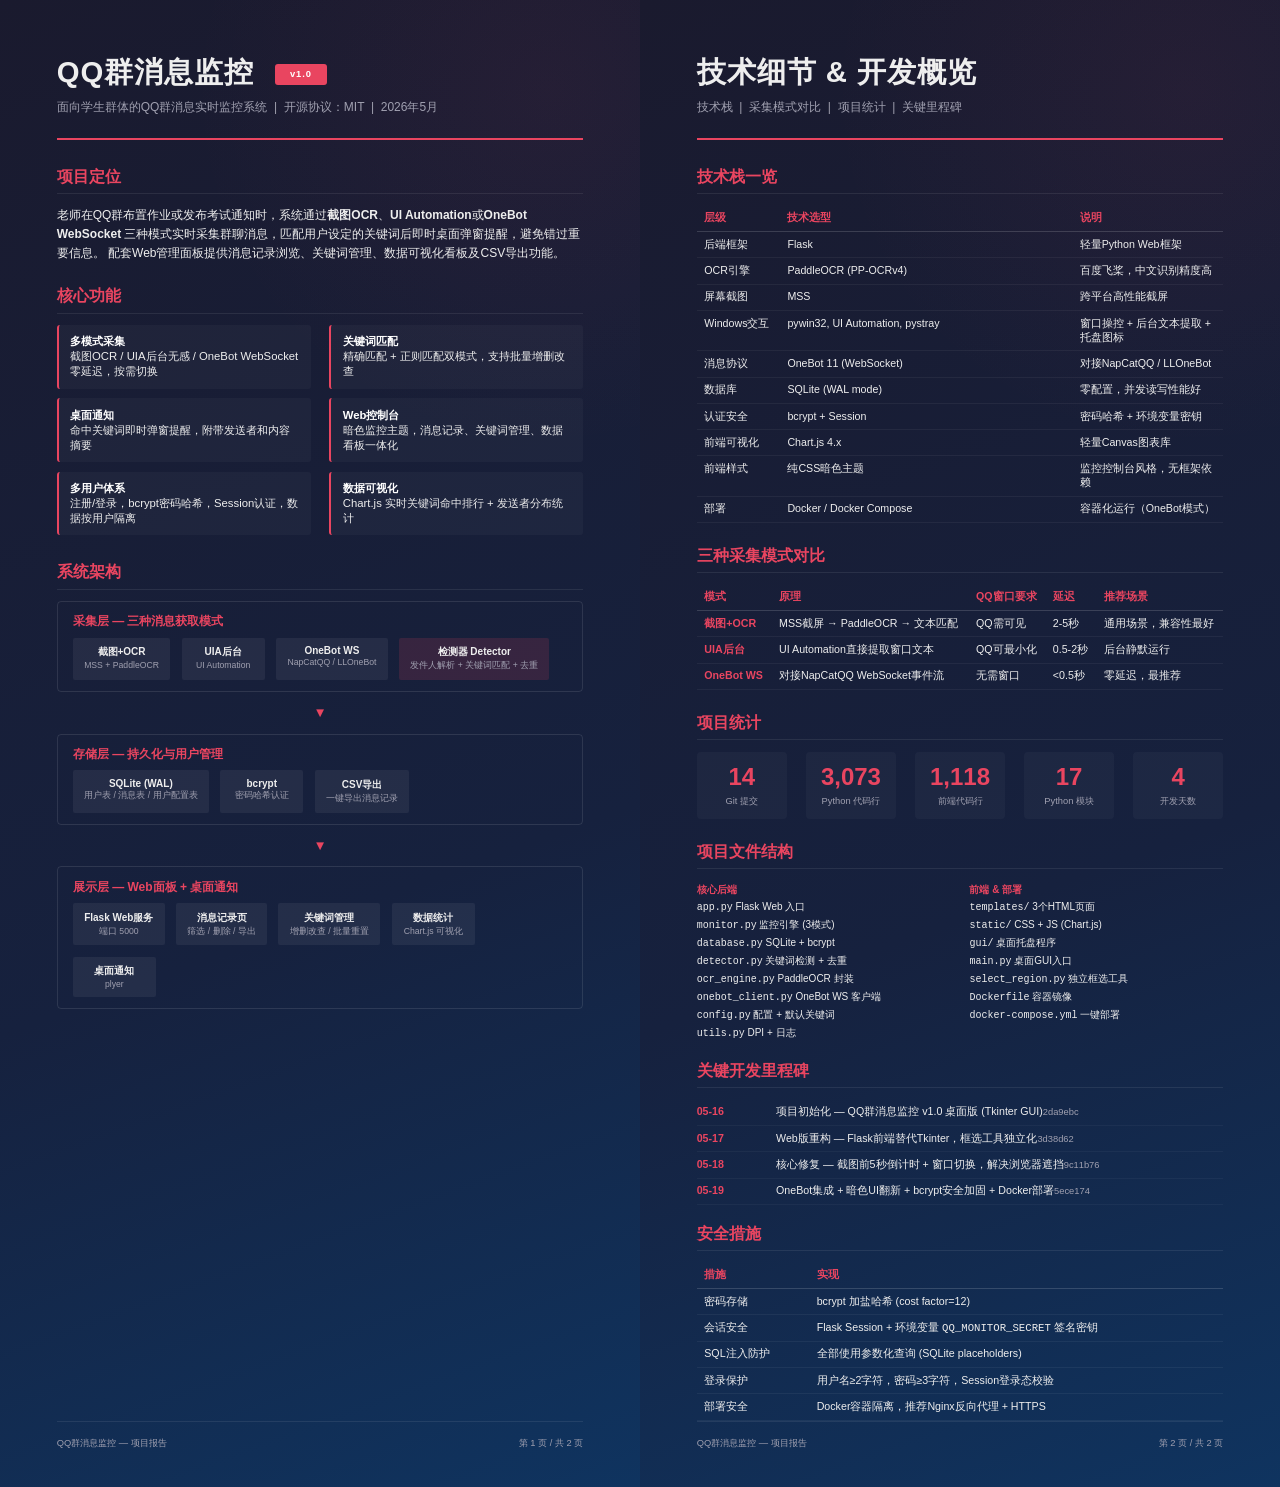
<file: project-report.html>
<!DOCTYPE html>
<html lang="zh-CN">
<head>
<meta charset="UTF-8">
<title>QQ群消息监控 — 项目报告</title>
<style>
  :root { --c1: #1a1a2e; --c2: #16213e; --c3: #0f3460; --accent: #e94560; --text: #eee; --muted: #a0a0b0; }

  * { margin: 0; padding: 0; box-sizing: border-box; }

  body {
    font-family: "Microsoft YaHei", "PingFang SC", "Helvetica Neue", sans-serif;
    background: #0d0d0d;
    color: var(--text);
    display: flex; justify-content: center;
  }

  .page {
    width: 210mm; min-height: 297mm;
    background: linear-gradient(160deg, var(--c1) 0%, var(--c2) 60%, var(--c3) 100%);
    padding: 14mm 15mm 12mm 15mm;
    page-break-after: always;
    display: flex; flex-direction: column;
    position: relative; overflow: hidden;
  }
  .page:last-child { page-break-after: auto; }

  /* decorative corner */
  .page::after {
    content: ""; position: absolute; top: 0; right: 0;
    width: 120mm; height: 120mm;
    background: radial-gradient(circle at 80% 20%, rgba(233,69,96,0.06) 0%, transparent 70%);
    pointer-events: none;
  }

  header { border-bottom: 2px solid var(--accent); padding-bottom: 6mm; margin-bottom: 7mm; position: relative; z-index: 1; }
  header h1 { font-size: 22pt; font-weight: 800; letter-spacing: 1px; }
  header .sub { color: var(--muted); font-size: 9pt; margin-top: 1.5mm; }
  header .badge { display: inline-block; background: var(--accent); color: #fff; font-size: 7pt; padding: 1.5mm 4mm; border-radius: 3px; margin-left: 3mm; vertical-align: middle; }

  h2 { font-size: 12pt; color: var(--accent); margin-bottom: 3mm; padding-bottom: 1.5mm; border-bottom: 1px solid rgba(255,255,255,.08); }
  h3 { font-size: 10pt; margin: 3mm 0 2mm 0; color: #ccc; }

  .features { display: grid; grid-template-columns: 1fr 1fr; gap: 2.5mm 5mm; margin-bottom: 7mm; position: relative; z-index: 1; }
  .feature { font-size: 8.5pt; padding: 2.5mm 3mm; background: rgba(255,255,255,.03); border-radius: 3px; border-left: 2px solid var(--accent); }
  .feature strong { color: #fff; }

  .arch { position: relative; z-index: 1; flex: 1; }
  .arch-layers { display: flex; flex-direction: column; gap: 2.5mm; }
  .layer { border: 1px solid rgba(255,255,255,.1); border-radius: 4px; padding: 3mm 4mm; font-size: 8pt; }
  .layer-title { font-size: 9pt; font-weight: 700; color: var(--accent); margin-bottom: 2mm; }
  .layer-boxes { display: flex; gap: 3mm; flex-wrap: wrap; }
  .layer-box { background: rgba(255,255,255,.06); padding: 2mm 3mm; border-radius: 2px; font-size: 7.5pt; text-align: center; min-width: 22mm; }
  .layer-box .box-name { font-weight: 600; }
  .layer-box .box-tech { color: var(--muted); font-size: 6.5pt; margin-top: 1mm; }
  .arrow-down { text-align: center; color: var(--accent); font-size: 10pt; margin: 1mm 0; }

  table { width: 100%; border-collapse: collapse; font-size: 8pt; position: relative; z-index: 1; }
  th { text-align: left; color: var(--accent); padding: 1.5mm 2mm; border-bottom: 1px solid rgba(255,255,255,.15); font-size: 8pt; }
  td { padding: 1.5mm 2mm; border-bottom: 1px solid rgba(255,255,255,.05); vertical-align: top; }
  tr:hover td { background: rgba(255,255,255,.02); }

  .stats { display: flex; gap: 5mm; margin-bottom: 6mm; position: relative; z-index: 1; }
  .stat-card { flex: 1; text-align: center; padding: 3mm; background: rgba(255,255,255,.03); border-radius: 4px; }
  .stat-num { font-size: 18pt; font-weight: 800; color: var(--accent); }
  .stat-label { font-size: 7pt; color: var(--muted); margin-top: 1mm; }

  .milestones { font-size: 8pt; position: relative; z-index: 1; }
  .milestone { display: flex; gap: 3mm; padding: 1.5mm 0; border-bottom: 1px solid rgba(255,255,255,.04); }
  .milestone .date { color: var(--accent); min-width: 18mm; font-weight: 600; }
  .milestone .msg { flex: 1; }
  .milestone .msg span { color: var(--muted); font-size: 7pt; }

  .footer { margin-top: auto; padding-top: 4mm; border-top: 1px solid rgba(255,255,255,.08); font-size: 7pt; color: var(--muted); position: relative; z-index: 1; display: flex; justify-content: space-between; }

  .two-col { display: grid; grid-template-columns: 1fr 1fr; gap: 5mm; position: relative; z-index: 1; }

  @media print {
    body { background: none; }
    .page {
      box-shadow: none;
      -webkit-print-color-adjust: exact;
      print-color-adjust: exact;
    }
  }

  @page { size: A4; margin: 0; }
</style>
</head>
<body>

<!-- =========================== PAGE 1 (FRONT) =========================== -->
<div class="page">

  <header>
    <h1>QQ群消息监控 <span class="badge">v1.0</span></h1>
    <div class="sub">面向学生群体的QQ群消息实时监控系统 &nbsp;|&nbsp; 开源协议：MIT &nbsp;|&nbsp; 2026年5月</div>
  </header>

  <h2>项目定位</h2>
  <p style="font-size:9pt; margin-bottom:6mm; position:relative; z-index:1; line-height:1.6;">
    老师在QQ群布置作业或发布考试通知时，系统通过<b>截图OCR</b>、<b>UI Automation</b>或<b>OneBot WebSocket</b>
    三种模式实时采集群聊消息，匹配用户设定的关键词后即时桌面弹窗提醒，避免错过重要信息。
    配套Web管理面板提供消息记录浏览、关键词管理、数据可视化看板及CSV导出功能。
  </p>

  <h2>核心功能</h2>
  <div class="features">
    <div class="feature"><strong>多模式采集</strong><br>截图OCR / UIA后台无感 / OneBot WebSocket 零延迟，按需切换</div>
    <div class="feature"><strong>关键词匹配</strong><br>精确匹配 + 正则匹配双模式，支持批量增删改查</div>
    <div class="feature"><strong>桌面通知</strong><br>命中关键词即时弹窗提醒，附带发送者和内容摘要</div>
    <div class="feature"><strong>Web控制台</strong><br>暗色监控主题，消息记录、关键词管理、数据看板一体化</div>
    <div class="feature"><strong>多用户体系</strong><br>注册/登录，bcrypt密码哈希，Session认证，数据按用户隔离</div>
    <div class="feature"><strong>数据可视化</strong><br>Chart.js 实时关键词命中排行 + 发送者分布统计</div>
  </div>

  <h2>系统架构</h2>
  <div class="arch">
    <div class="arch-layers">

      <div class="layer">
        <div class="layer-title">采集层 — 三种消息获取模式</div>
        <div class="layer-boxes">
          <div class="layer-box"><span class="box-name">截图+OCR</span><br><span class="box-tech">MSS + PaddleOCR</span></div>
          <div class="layer-box"><span class="box-name">UIA后台</span><br><span class="box-tech">UI Automation</span></div>
          <div class="layer-box"><span class="box-name">OneBot WS</span><br><span class="box-tech">NapCatQQ / LLOneBot</span></div>
          <div class="layer-box" style="background:rgba(233,69,96,.15);"><span class="box-name">检测器 Detector</span><br><span class="box-tech">发件人解析 + 关键词匹配 + 去重</span></div>
        </div>
      </div>

      <div class="arrow-down">&#x25BC;</div>

      <div class="layer">
        <div class="layer-title">存储层 — 持久化与用户管理</div>
        <div class="layer-boxes">
          <div class="layer-box"><span class="box-name">SQLite (WAL)</span><br><span class="box-tech">用户表 / 消息表 / 用户配置表</span></div>
          <div class="layer-box"><span class="box-name">bcrypt</span><br><span class="box-tech">密码哈希认证</span></div>
          <div class="layer-box"><span class="box-name">CSV导出</span><br><span class="box-tech">一键导出消息记录</span></div>
        </div>
      </div>

      <div class="arrow-down">&#x25BC;</div>

      <div class="layer">
        <div class="layer-title">展示层 — Web面板 + 桌面通知</div>
        <div class="layer-boxes">
          <div class="layer-box"><span class="box-name">Flask Web服务</span><br><span class="box-tech">端口 5000</span></div>
          <div class="layer-box"><span class="box-name">消息记录页</span><br><span class="box-tech">筛选 / 删除 / 导出</span></div>
          <div class="layer-box"><span class="box-name">关键词管理</span><br><span class="box-tech">增删改查 / 批量重置</span></div>
          <div class="layer-box"><span class="box-name">数据统计</span><br><span class="box-tech">Chart.js 可视化</span></div>
          <div class="layer-box"><span class="box-name">桌面通知</span><br><span class="box-tech">plyer</span></div>
        </div>
      </div>

    </div>
  </div>

  <div class="footer">
    <span>QQ群消息监控 — 项目报告</span>
    <span>第 1 页 / 共 2 页</span>
  </div>
</div>

<!-- =========================== PAGE 2 (BACK) =========================== -->
<div class="page">

  <header>
    <h1>技术细节 &amp; 开发概览</h1>
    <div class="sub">技术栈 &nbsp;|&nbsp; 采集模式对比 &nbsp;|&nbsp; 项目统计 &nbsp;|&nbsp; 关键里程碑</div>
  </header>

  <h2>技术栈一览</h2>
  <table style="margin-bottom:6mm;">
    <tr><th style="width:22mm;">层级</th><th>技术选型</th><th style="width:40mm;">说明</th></tr>
    <tr><td>后端框架</td><td>Flask</td><td>轻量Python Web框架</td></tr>
    <tr><td>OCR引擎</td><td>PaddleOCR (PP-OCRv4)</td><td>百度飞桨，中文识别精度高</td></tr>
    <tr><td>屏幕截图</td><td>MSS</td><td>跨平台高性能截屏</td></tr>
    <tr><td>Windows交互</td><td>pywin32, UI Automation, pystray</td><td>窗口操控 + 后台文本提取 + 托盘图标</td></tr>
    <tr><td>消息协议</td><td>OneBot 11 (WebSocket)</td><td>对接NapCatQQ / LLOneBot</td></tr>
    <tr><td>数据库</td><td>SQLite (WAL mode)</td><td>零配置，并发读写性能好</td></tr>
    <tr><td>认证安全</td><td>bcrypt + Session</td><td>密码哈希 + 环境变量密钥</td></tr>
    <tr><td>前端可视化</td><td>Chart.js 4.x</td><td>轻量Canvas图表库</td></tr>
    <tr><td>前端样式</td><td>纯CSS暗色主题</td><td>监控控制台风格，无框架依赖</td></tr>
    <tr><td>部署</td><td>Docker / Docker Compose</td><td>容器化运行（OneBot模式）</td></tr>
  </table>

  <h2>三种采集模式对比</h2>
  <table style="margin-bottom:6mm;">
    <tr><th>模式</th><th>原理</th><th>QQ窗口要求</th><th>延迟</th><th>推荐场景</th></tr>
    <tr>
      <td style="color:#e94560;font-weight:600;">截图+OCR</td>
      <td>MSS截屏 → PaddleOCR → 文本匹配</td>
      <td>QQ需可见</td>
      <td>2-5秒</td>
      <td>通用场景，兼容性最好</td>
    </tr>
    <tr>
      <td style="color:#e94560;font-weight:600;">UIA后台</td>
      <td>UI Automation直接提取窗口文本</td>
      <td>QQ可最小化</td>
      <td>0.5-2秒</td>
      <td>后台静默运行</td>
    </tr>
    <tr>
      <td style="color:#e94560;font-weight:600;">OneBot WS</td>
      <td>对接NapCatQQ WebSocket事件流</td>
      <td>无需窗口</td>
      <td>&lt;0.5秒</td>
      <td>零延迟，最推荐</td>
    </tr>
  </table>

  <h2>项目统计</h2>
  <div class="stats">
    <div class="stat-card"><div class="stat-num">14</div><div class="stat-label">Git 提交</div></div>
    <div class="stat-card"><div class="stat-num">3,073</div><div class="stat-label">Python 代码行</div></div>
    <div class="stat-card"><div class="stat-num">1,118</div><div class="stat-label">前端代码行</div></div>
    <div class="stat-card"><div class="stat-num">17</div><div class="stat-label">Python 模块</div></div>
    <div class="stat-card"><div class="stat-num">4</div><div class="stat-label">开发天数</div></div>
  </div>

  <h2>项目文件结构</h2>
  <div class="two-col" style="margin-bottom:5mm;">
    <div style="font-size:7.5pt; line-height:1.7;">
      <b style="color:var(--accent);">核心后端</b><br>
      <code>app.py</code> Flask Web 入口<br>
      <code>monitor.py</code> 监控引擎 (3模式)<br>
      <code>database.py</code> SQLite + bcrypt<br>
      <code>detector.py</code> 关键词检测 + 去重<br>
      <code>ocr_engine.py</code> PaddleOCR 封装<br>
      <code>onebot_client.py</code> OneBot WS 客户端<br>
      <code>config.py</code> 配置 + 默认关键词<br>
      <code>utils.py</code> DPI + 日志
    </div>
    <div style="font-size:7.5pt; line-height:1.7;">
      <b style="color:var(--accent);">前端 & 部署</b><br>
      <code>templates/</code> 3个HTML页面<br>
      <code>static/</code> CSS + JS (Chart.js)<br>
      <code>gui/</code> 桌面托盘程序<br>
      <code>main.py</code> 桌面GUI入口<br>
      <code>select_region.py</code> 独立框选工具<br>
      <code>Dockerfile</code> 容器镜像<br>
      <code>docker-compose.yml</code> 一键部署
    </div>
  </div>

  <h2>关键开发里程碑</h2>
  <div class="milestones">
    <div class="milestone"><div class="date">05-16</div><div class="msg">项目初始化 — QQ群消息监控 v1.0 桌面版 (Tkinter GUI)<span>2da9ebc</span></div></div>
    <div class="milestone"><div class="date">05-17</div><div class="msg">Web版重构 — Flask前端替代Tkinter，框选工具独立化<span>3d38d62</span></div></div>
    <div class="milestone"><div class="date">05-18</div><div class="msg">核心修复 — 截图前5秒倒计时 + 窗口切换，解决浏览器遮挡<span>9c11b76</span></div></div>
    <div class="milestone"><div class="date">05-19</div><div class="msg">OneBot集成 + 暗色UI翻新 + bcrypt安全加固 + Docker部署<span>5ece174</span></div></div>
  </div>

  <h2 style="margin-top:5mm;">安全措施</h2>
  <table>
    <tr><th>措施</th><th>实现</th></tr>
    <tr><td>密码存储</td><td>bcrypt 加盐哈希 (cost factor=12)</td></tr>
    <tr><td>会话安全</td><td>Flask Session + 环境变量 <code>QQ_MONITOR_SECRET</code> 签名密钥</td></tr>
    <tr><td>SQL注入防护</td><td>全部使用参数化查询 (SQLite placeholders)</td></tr>
    <tr><td>登录保护</td><td>用户名≥2字符，密码≥3字符，Session登录态校验</td></tr>
    <tr><td>部署安全</td><td>Docker容器隔离，推荐Nginx反向代理 + HTTPS</td></tr>
  </table>

  <div class="footer">
    <span>QQ群消息监控 — 项目报告</span>
    <span>第 2 页 / 共 2 页</span>
  </div>
</div>

</body>
</html>
</file>
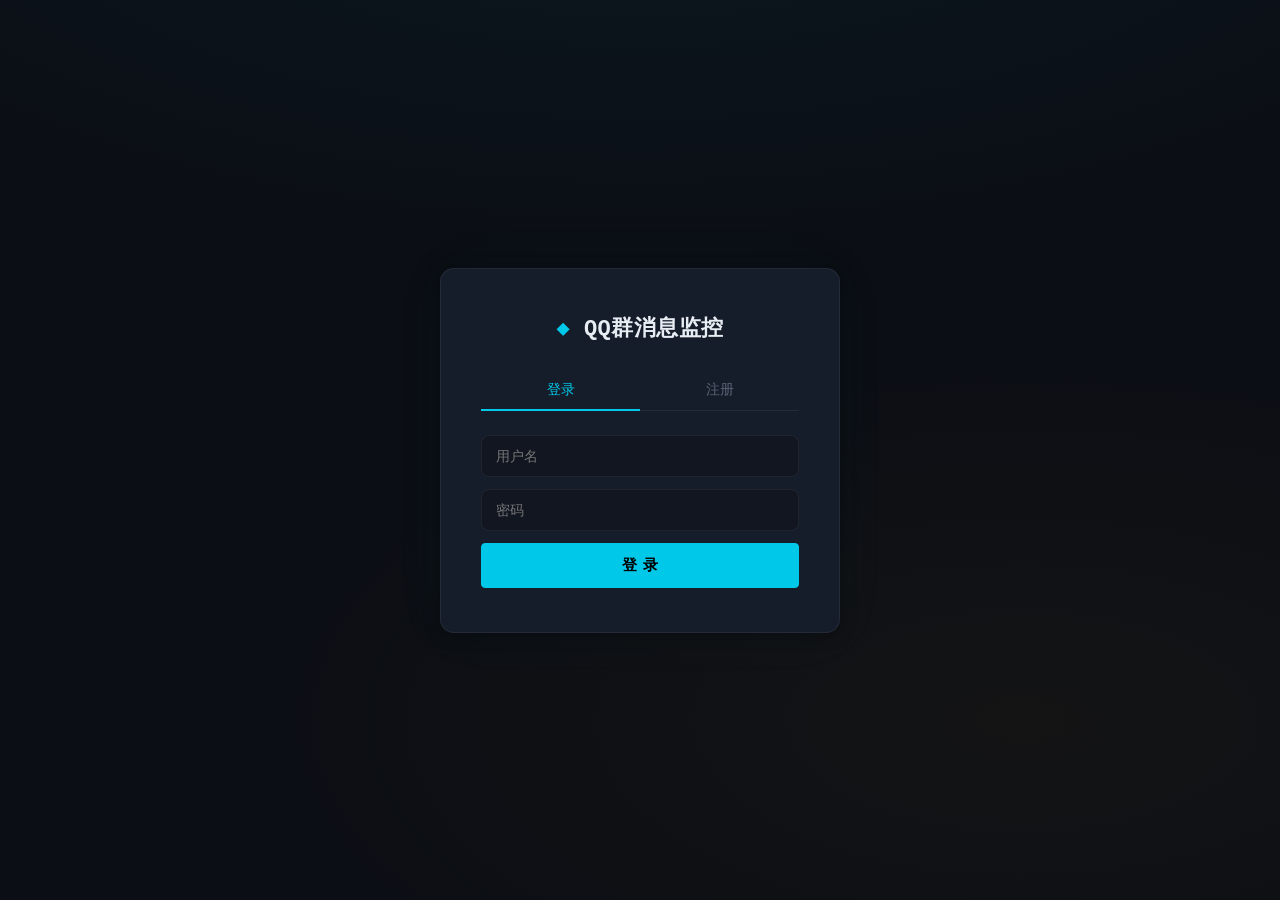
<file: templates/login.html>
<!DOCTYPE html>
<html lang="zh-CN">
<head>
    <meta charset="UTF-8">
    <meta name="viewport" content="width=device-width, initial-scale=1.0">
    <title>QQ群消息监控 - 登录</title>
    <link rel="stylesheet" href="/static/style.css">
</head>
<body class="login-body">
    <div class="login-card">
        <div class="login-logo">QQ群消息监控</div>
        <div class="login-tabs">
            <button class="login-tab active" onclick="switchTab('login')">登录</button>
            <button class="login-tab" onclick="switchTab('register')">注册</button>
        </div>
        <div id="login-form">
            <input type="text" id="login-username" placeholder="用户名" autocomplete="off">
            <input type="password" id="login-password" placeholder="密码" onkeydown="if(event.key==='Enter')doLogin()">
            <button class="btn btn-primary btn-full" onclick="doLogin()">登 录</button>
            <div id="login-error" class="error-msg"></div>
        </div>
        <div id="register-form" style="display:none">
            <input type="text" id="reg-username" placeholder="用户名（至少2个字符）" autocomplete="off">
            <input type="password" id="reg-password" placeholder="密码（至少3个字符）" onkeydown="if(event.key==='Enter')doRegister()">
            <button class="btn btn-primary btn-full" onclick="doRegister()">注 册</button>
            <div id="reg-error" class="error-msg"></div>
        </div>
    </div>
    <script>
        function switchTab(tab) {
            document.querySelectorAll('.login-tab').forEach(t => t.classList.remove('active'));
            event.target.classList.add('active');
            document.getElementById('login-form').style.display = tab === 'login' ? 'block' : 'none';
            document.getElementById('register-form').style.display = tab === 'register' ? 'block' : 'none';
            document.getElementById('login-error').textContent = '';
            document.getElementById('reg-error').textContent = '';
        }
        async function doLogin() {
            const u = document.getElementById('login-username').value.trim();
            const p = document.getElementById('login-password').value;
            const e = document.getElementById('login-error');
            if (!u || !p) { e.textContent = '请输入用户名和密码'; return; }
            const r = await fetch('/api/login', { method: 'POST', headers: {'Content-Type':'application/json'}, body: JSON.stringify({username:u, password:p}) });
            const d = await r.json();
            if (d.ok) { window.location.href = '/'; }
            else { e.textContent = d.error; }
        }
        async function doRegister() {
            const u = document.getElementById('reg-username').value.trim();
            const p = document.getElementById('reg-password').value;
            const e = document.getElementById('reg-error');
            if (!u || !p) { e.textContent = '请输入用户名和密码'; return; }
            if (u.length < 2) { e.textContent = '用户名至少2个字符'; return; }
            if (p.length < 3) { e.textContent = '密码至少3个字符'; return; }
            const r = await fetch('/api/register', { method: 'POST', headers: {'Content-Type':'application/json'}, body: JSON.stringify({username:u, password:p}) });
            const d = await r.json();
            if (d.ok) { window.location.href = '/'; }
            else { e.textContent = d.error; }
        }
    </script>
</body>
</html>
</file>
<file: static/style.css>
/* ============================================================
   QQ Monitor — Surveillance Console Theme
   Dark, industrial, data-dense. Built for long monitoring sessions.
   ============================================================ */

:root {
  --bg-deep:    #0b0e14;
  --bg-base:    #111620;
  --bg-card:    #161d2a;
  --bg-raised:  #1c2433;
  --bg-hover:   #212a3b;
  --border:     rgba(255,255,255,0.06);
  --border-lit: rgba(255,255,255,0.10);
  --text-dim:   #5a6478;
  --text-body:  #94a3b8;
  --text-high:  #c8d2e0;
  --text-white: #e8edf4;
  --cyan:       #00c8e8;
  --cyan-glow:  rgba(0,200,232,0.25);
  --amber:      #f0a828;
  --amber-glow: rgba(240,168,40,0.25);
  --red:        #f03e4d;
  --red-glow:   rgba(240,62,77,0.25);
  --green:      #2ecc71;
  --green-glow: rgba(46,204,113,0.25);
  --font-mono:  'Cascadia Code', 'JetBrains Mono', 'Fira Code', 'Consolas', 'Courier New', monospace;
  --font-sans:  'PingFang SC', 'Microsoft YaHei', 'Noto Sans SC', system-ui, sans-serif;
  --radius-sm:  4px;
  --radius:     8px;
  --radius-lg:  14px;
  --shadow:     0 2px 16px rgba(0,0,0,0.4);
  --transition: 180ms ease;
}

*, *::before, *::after { box-sizing: border-box; margin: 0; padding: 0; }

/* ---- Base ---- */
body {
  font-family: var(--font-sans);
  background: var(--bg-deep);
  color: var(--text-body);
  min-height: 100vh;
  -webkit-font-smoothing: antialiased;
}

/* Subtle noise texture overlay */
body::after {
  content: '';
  position: fixed; inset: 0; z-index: 9999;
  pointer-events: none;
  opacity: 0.018;
  background-image: url("data:image/svg+xml,%3Csvg viewBox='0 0 256 256' xmlns='http://www.w3.org/2000/svg'%3E%3Cfilter id='n'%3E%3CfeTurbulence type='fractalNoise' baseFrequency='0.9' numOctaves='4' stitchTiles='stitch'/%3E%3C/filter%3E%3Crect width='100%25' height='100%25' filter='url(%23n)'/%3E%3C/svg%3E");
}

/* ---- Login Page ---- */
.login-body {
  display: flex; align-items: center; justify-content: center;
  min-height: 100vh;
  background:
    radial-gradient(ellipse 80% 50% at 50% -20%, rgba(0,200,232,0.06), transparent),
    radial-gradient(ellipse 60% 40% at 80% 80%, rgba(240,168,40,0.04), transparent),
    var(--bg-deep);
}
.login-body::after { display: none; }

.login-card {
  background: var(--bg-card);
  border: 1px solid var(--border);
  border-radius: var(--radius-lg);
  padding: 44px 40px 36px;
  width: 400px;
  box-shadow: var(--shadow), 0 0 60px rgba(0,200,232,0.04);
  animation: cardUp 0.5s ease;
}
@keyframes cardUp {
  from { opacity: 0; transform: translateY(12px); }
  to   { opacity: 1; transform: translateY(0); }
}

.login-logo {
  font-size: 22px; font-weight: 700; letter-spacing: 0.02em;
  text-align: center; color: var(--text-white); margin-bottom: 28px;
  font-family: var(--font-mono);
}
.login-logo::before {
  content: '◆ ';
  color: var(--cyan);
}

.login-tabs { display: flex; margin-bottom: 24px; border-bottom: 1px solid var(--border); }
.login-tab {
  flex: 1; background: none; border: none; padding: 10px;
  font-size: 14px; cursor: pointer; color: var(--text-dim);
  border-bottom: 2px solid transparent; margin-bottom: -1px;
  font-family: var(--font-sans); transition: color var(--transition);
}
.login-tab.active { color: var(--cyan); border-bottom-color: var(--cyan); }
.login-card input[type="text"],
.login-card input[type="password"] {
  width: 100%; padding: 12px 14px; margin-bottom: 12px;
  background: var(--bg-base); border: 1px solid var(--border);
  border-radius: var(--radius); font-size: 14px; color: var(--text-high);
  outline: none; font-family: var(--font-sans);
  transition: border-color var(--transition), box-shadow var(--transition);
}
.login-card input:focus {
  border-color: var(--cyan);
  box-shadow: 0 0 0 3px var(--cyan-glow);
}

/* ---- Header ---- */
header {
  background: var(--bg-card);
  padding: 0 28px; height: 56px;
  display: flex; align-items: center; justify-content: space-between;
  border-bottom: 1px solid var(--border);
  position: sticky; top: 0; z-index: 100;
  backdrop-filter: blur(16px);
}
.logo { font-size: 16px; font-weight: 700; color: var(--text-white); font-family: var(--font-mono); letter-spacing: 0.03em; }
.logo::before { content: '◆ '; color: var(--cyan); }
.header-right { display: flex; align-items: center; gap: 16px; }
.user-name { font-size: 13px; color: var(--text-dim); }

/* ---- Tabs ---- */
.tabs {
  display: flex; background: var(--bg-card); padding: 0 28px;
  border-bottom: 1px solid var(--border); gap: 4px;
}
.tab {
  padding: 14px 22px; border: none; background: none;
  font-size: 13px; cursor: pointer; color: var(--text-dim);
  border-bottom: 2px solid transparent; transition: all var(--transition);
  font-family: var(--font-sans); letter-spacing: 0.02em;
}
.tab:hover { color: var(--text-body); }
.tab.active { color: var(--cyan); border-bottom-color: var(--cyan); }

/* ---- Content ---- */
.tab-content { display: none; padding: 20px 28px; animation: fadeSlide 0.3s ease; }
.tab-content.active { display: block; }
@keyframes fadeSlide {
  from { opacity: 0; transform: translateY(6px); }
  to   { opacity: 1; transform: translateY(0); }
}

/* ---- Toolbar ---- */
.toolbar {
  display: flex; align-items: center; gap: 10px;
  margin-bottom: 16px; flex-wrap: wrap;
}
.toolbar input[type="text"],
.toolbar input[type="number"] {
  padding: 8px 12px; background: var(--bg-base);
  border: 1px solid var(--border); border-radius: var(--radius-sm);
  font-size: 13px; color: var(--text-high); outline: none;
  font-family: var(--font-sans); min-width: 160px;
  transition: border-color var(--transition);
}
.toolbar input:focus { border-color: var(--cyan); }
.toolbar select {
  padding: 8px 12px; background: var(--bg-base); color: var(--text-high);
  border: 1px solid var(--border); border-radius: var(--radius-sm);
  font-size: 13px; outline: none; cursor: pointer;
}

/* ---- Buttons ---- */
.btn {
  padding: 8px 18px; border: 1px solid var(--border-lit); border-radius: var(--radius-sm);
  background: var(--bg-raised); color: var(--text-body); cursor: pointer;
  font-size: 13px; font-family: var(--font-sans);
  transition: all var(--transition); letter-spacing: 0.01em;
}
.btn:hover { background: var(--bg-hover); color: var(--text-high); border-color: var(--border-lit); }
.btn-primary { background: var(--cyan); color: #000; border-color: var(--cyan); font-weight: 600; }
.btn-primary:hover { background: #00dcfc; box-shadow: 0 0 18px var(--cyan-glow); }
.btn-danger  { background: var(--red); color: #fff; border-color: var(--red); font-weight: 600; }
.btn-danger:hover  { background: #f25563; box-shadow: 0 0 18px var(--red-glow); }
.btn-outline { border-color: var(--cyan); color: var(--cyan); background: transparent; }
.btn-outline:hover { background: rgba(0,200,232,0.08); }
.btn-sm { padding: 5px 12px; font-size: 12px; }
.btn-full { width: 100%; padding: 12px; font-size: 15px; }
.btn:disabled { opacity: 0.35; cursor: not-allowed; pointer-events: none; }

/* ---- Table ---- */
.table-wrap {
  background: var(--bg-card); border-radius: var(--radius);
  overflow: auto; border: 1px solid var(--border);
  box-shadow: var(--shadow);
}
table { width: 100%; border-collapse: collapse; }
th {
  padding: 10px 14px; text-align: left; border-bottom: 1px solid var(--border);
  font-size: 11px; font-weight: 600; color: var(--text-dim);
  text-transform: uppercase; letter-spacing: 0.06em;
  background: var(--bg-raised); position: sticky; top: 0; z-index: 1;
}
td {
  padding: 10px 14px; border-bottom: 1px solid var(--border);
  font-size: 13px; color: var(--text-body); font-family: var(--font-mono);
  max-width: 320px; overflow: hidden; text-overflow: ellipsis; white-space: nowrap;
}
tr { transition: background var(--transition); }
tr:hover td { background: var(--bg-hover); }
tr:last-child td { border-bottom: none; }

/* Animate new rows */
@keyframes rowIn {
  from { background: rgba(0,200,232,0.12); }
  to   { background: transparent; }
}
tr.row-new td { animation: rowIn 1.2s ease; }

/* Keyword column highlight */
td.keyword-col { color: var(--red); font-weight: 500; }

/* ---- Keywords ---- */
.kw-grid { display: flex; flex-wrap: wrap; gap: 8px; }
.kw-tag {
  display: inline-flex; align-items: center; gap: 6px;
  background: rgba(0,200,232,0.08); color: var(--cyan);
  padding: 6px 14px; border-radius: 20px; font-size: 13px;
  border: 1px solid rgba(0,200,232,0.15); cursor: default;
  transition: all var(--transition);
}
.kw-tag:hover { background: rgba(0,200,232,0.14); }
.kw-tag .kw-del {
  cursor: pointer; font-size: 15px; line-height: 1;
  color: var(--text-dim); transition: color var(--transition);
}
.kw-tag .kw-del:hover { color: var(--red); }

/* ---- Settings ---- */
.settings-grid { display: grid; grid-template-columns: repeat(auto-fill, minmax(340px, 1fr)); gap: 16px; }
.setting-card {
  background: var(--bg-card); border: 1px solid var(--border);
  border-radius: var(--radius); padding: 22px;
  box-shadow: var(--shadow);
  transition: border-color var(--transition);
}
.setting-card:hover { border-color: var(--border-lit); }
.setting-card h3 {
  font-size: 14px; font-weight: 600; margin-bottom: 14px;
  color: var(--text-high); letter-spacing: 0.02em;
  font-family: var(--font-mono);
}
.setting-item { display: flex; align-items: center; gap: 12px; margin-bottom: 10px; }
.setting-item label { font-size: 13px; color: var(--text-dim); white-space: nowrap; }
.setting-item input[type="number"],
.setting-item input[type="text"] {
  width: 80px; padding: 6px 10px; background: var(--bg-base);
  border: 1px solid var(--border); border-radius: var(--radius-sm);
  font-size: 13px; color: var(--text-high); font-family: var(--font-mono);
  outline: none; transition: border-color var(--transition);
}
.setting-item input:focus { border-color: var(--cyan); }
.setting-item select {
  padding: 6px 10px; background: var(--bg-base); color: var(--text-high);
  border: 1px solid var(--border); border-radius: var(--radius-sm);
  font-size: 13px; outline: none; cursor: pointer;
}
.setting-item input[type="checkbox"] {
  accent-color: var(--cyan);
}
.setting-row { display: flex; align-items: center; gap: 12px; margin-top: 10px; }
#region-info {
  font-family: var(--font-mono); font-size: 12px; color: var(--cyan);
  margin-bottom: 8px; opacity: 0.8;
}

/* ---- Monitor Status ---- */
.monitor-status {
  font-size: 14px; font-weight: 600; margin-bottom: 12px;
  display: flex; align-items: center; gap: 8px;
}
.monitor-status::before {
  content: ''; width: 10px; height: 10px; border-radius: 50%;
  background: var(--text-dim); transition: all 0.4s ease;
}
.monitor-status.running::before {
  background: var(--green);
  box-shadow: 0 0 10px var(--green-glow), 0 0 20px var(--green-glow);
  animation: pulse 2s ease-in-out infinite;
}
.monitor-status.stopped { color: var(--text-dim); }
.monitor-status.running  { color: var(--green); }
@keyframes pulse {
  0%, 100% { box-shadow: 0 0 6px var(--green-glow), 0 0 14px var(--green-glow); }
  50%      { box-shadow: 0 0 12px var(--green-glow), 0 0 28px var(--green-glow); }
}

/* ---- Modal ---- */
.modal {
  display: none; position: fixed; inset: 0;
  background: rgba(0,0,0,0.7); z-index: 200;
  align-items: center; justify-content: center;
  backdrop-filter: blur(4px);
}
.modal.show { display: flex; animation: fadeIn 0.2s ease; }
@keyframes fadeIn { from { opacity: 0; } to { opacity: 1; } }

.modal-content {
  background: var(--bg-card); border: 1px solid var(--border);
  border-radius: var(--radius-lg); width: 580px; max-height: 80vh;
  overflow: auto; box-shadow: 0 12px 48px rgba(0,0,0,0.6);
  animation: modalUp 0.25s ease;
}
@keyframes modalUp {
  from { opacity: 0; transform: translateY(16px) scale(0.97); }
  to   { opacity: 1; transform: translateY(0) scale(1); }
}
.modal-header {
  display: flex; align-items: center; justify-content: space-between;
  padding: 18px 22px; border-bottom: 1px solid var(--border);
  font-size: 15px; font-weight: 600; color: var(--text-white);
  font-family: var(--font-mono);
}
.close-btn {
  background: none; border: none; font-size: 22px;
  cursor: pointer; color: var(--text-dim); transition: color var(--transition);
}
.close-btn:hover { color: var(--red); }
#detail-body { padding: 22px; font-size: 14px; line-height: 1.8; }
#detail-body .detail-field { margin-bottom: 10px; color: var(--text-body); }
#detail-body .detail-label { color: var(--text-dim); font-size: 12px; text-transform: uppercase; letter-spacing: 0.05em; }
#detail-body .detail-content {
  background: var(--bg-base); padding: 16px; border-radius: var(--radius);
  white-space: pre-wrap; margin-top: 10px; color: var(--text-high);
  border: 1px solid var(--border); font-family: var(--font-sans);
}

/* ---- Error ---- */
.error-msg { color: var(--red); font-size: 13px; margin-top: 8px; text-align: center; }

/* ---- Scrollbar ---- */
::-webkit-scrollbar { width: 6px; height: 6px; }
::-webkit-scrollbar-track { background: var(--bg-base); }
::-webkit-scrollbar-thumb { background: var(--bg-hover); border-radius: 3px; }
::-webkit-scrollbar-thumb:hover { background: var(--text-dim); }

/* ---- Region Overlay ---- */
.region-overlay {
  position: fixed; inset: 0;
  background: rgba(0,0,0,0.88); z-index: 9999;
  display: flex; flex-direction: column; align-items: center;
  backdrop-filter: blur(2px);
}
.region-overlay-toolbar {
  display: flex; align-items: center; gap: 16px;
  padding: 12px 24px; background: var(--bg-card);
  width: 100%; flex-shrink: 0; border-bottom: 1px solid var(--border);
}
#region-container { width: 100%; flex: 1; overflow: auto; }
#region-img { cursor: crosshair; user-select: none; }
#region-box {
  position: absolute; border: 2px dashed var(--cyan);
  background: rgba(0,200,232,0.08); pointer-events: none; z-index: 10;
}

/* ---- Statistics ---- */
.stats-grid {
  display: grid;
  grid-template-columns: 1fr 1fr;
  gap: 16px;
}
.stats-hero {
  grid-column: 1 / -1;
  background: var(--bg-card);
  border: 1px solid var(--border);
  border-radius: var(--radius);
  padding: 28px;
  text-align: center;
  box-shadow: var(--shadow);
  display: flex;
  flex-direction: column;
  align-items: center;
  gap: 6px;
}
.stats-hero-value {
  font-family: var(--font-mono);
  font-size: 56px;
  font-weight: 700;
  color: var(--cyan);
  line-height: 1;
  text-shadow: 0 0 30px var(--cyan-glow);
}
.stats-hero-label {
  font-size: 13px;
  color: var(--text-dim);
  text-transform: uppercase;
  letter-spacing: 0.08em;
}
.chart-card {
  background: var(--bg-card);
  border: 1px solid var(--border);
  border-radius: var(--radius);
  padding: 20px;
  box-shadow: var(--shadow);
  display: flex;
  flex-direction: column;
}
.chart-card h3 {
  font-size: 13px;
  font-weight: 600;
  color: var(--text-dim);
  margin-bottom: 14px;
  text-transform: uppercase;
  letter-spacing: 0.05em;
  font-family: var(--font-mono);
}
.chart-card.chart-wide {
  grid-column: 1 / -1;
}
.chart-wrap {
  flex: 1;
  min-height: 260px;
  position: relative;
}
.chart-card:not(.chart-wide) .chart-wrap {
  min-height: 300px;
}

/* ---- Utility ---- */
.text-mono { font-family: var(--font-mono); }
.text-cyan { color: var(--cyan); }
.text-amber { color: var(--amber); }
.text-red  { color: var(--red); }
</file>
